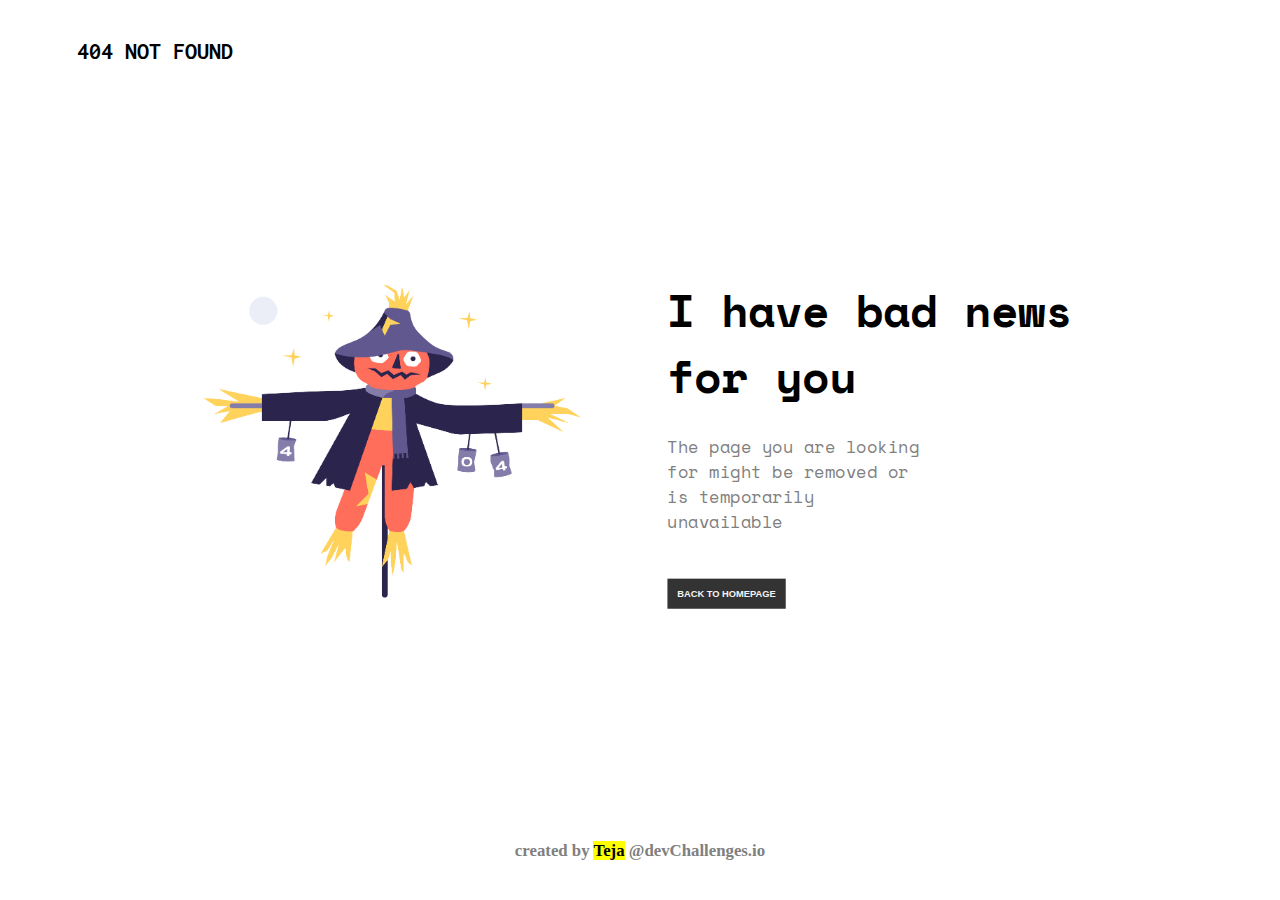
<file: 404 Not Found/index.html>
<!DOCTYPE html>
<html lang="en">
<head>
  <meta charset="UTF-8">
  <meta http-equiv="X-UA-Compatible" content="IE=edge">
  <meta name="viewport" content="width=device-width, initial-scale=1.0">
  <title>404 Not Found</title>
  <link rel="stylesheet" href="style.css">
  <link rel="preconnect" href="https://fonts.gstatic.com">
  <link href="https://fonts.googleapis.com/css2?family=Inconsolata&display=swap" rel="stylesheet">
  <link rel="preconnect" href="https://fonts.gstatic.com">
  <link href="https://fonts.googleapis.com/css2?family=Inconsolata&family=Space+Mono&display=swap" rel="stylesheet">
</head>
<body>
  <header>
    <h2 class="logo">404 NOT FOUND</h2>
  </header>
  <main>
    <div class="container">
      <figure>
        <img src="./Scarecrow.png" />
      </figure>
      <section class="content">
        <h2 class="title">I have bad news for you</h2>
        <p class="desc">The page you are looking for might be removed or is temporarily unavailable</p>
        <button class="btn">Back TO HOMEPAGE</button>
      </section>
    </div>
  </main>
  <footer>
    <p>created by <mark>Teja</mark> @devChallenges.io</p>
  </footer>
</body>
</html>
</file>
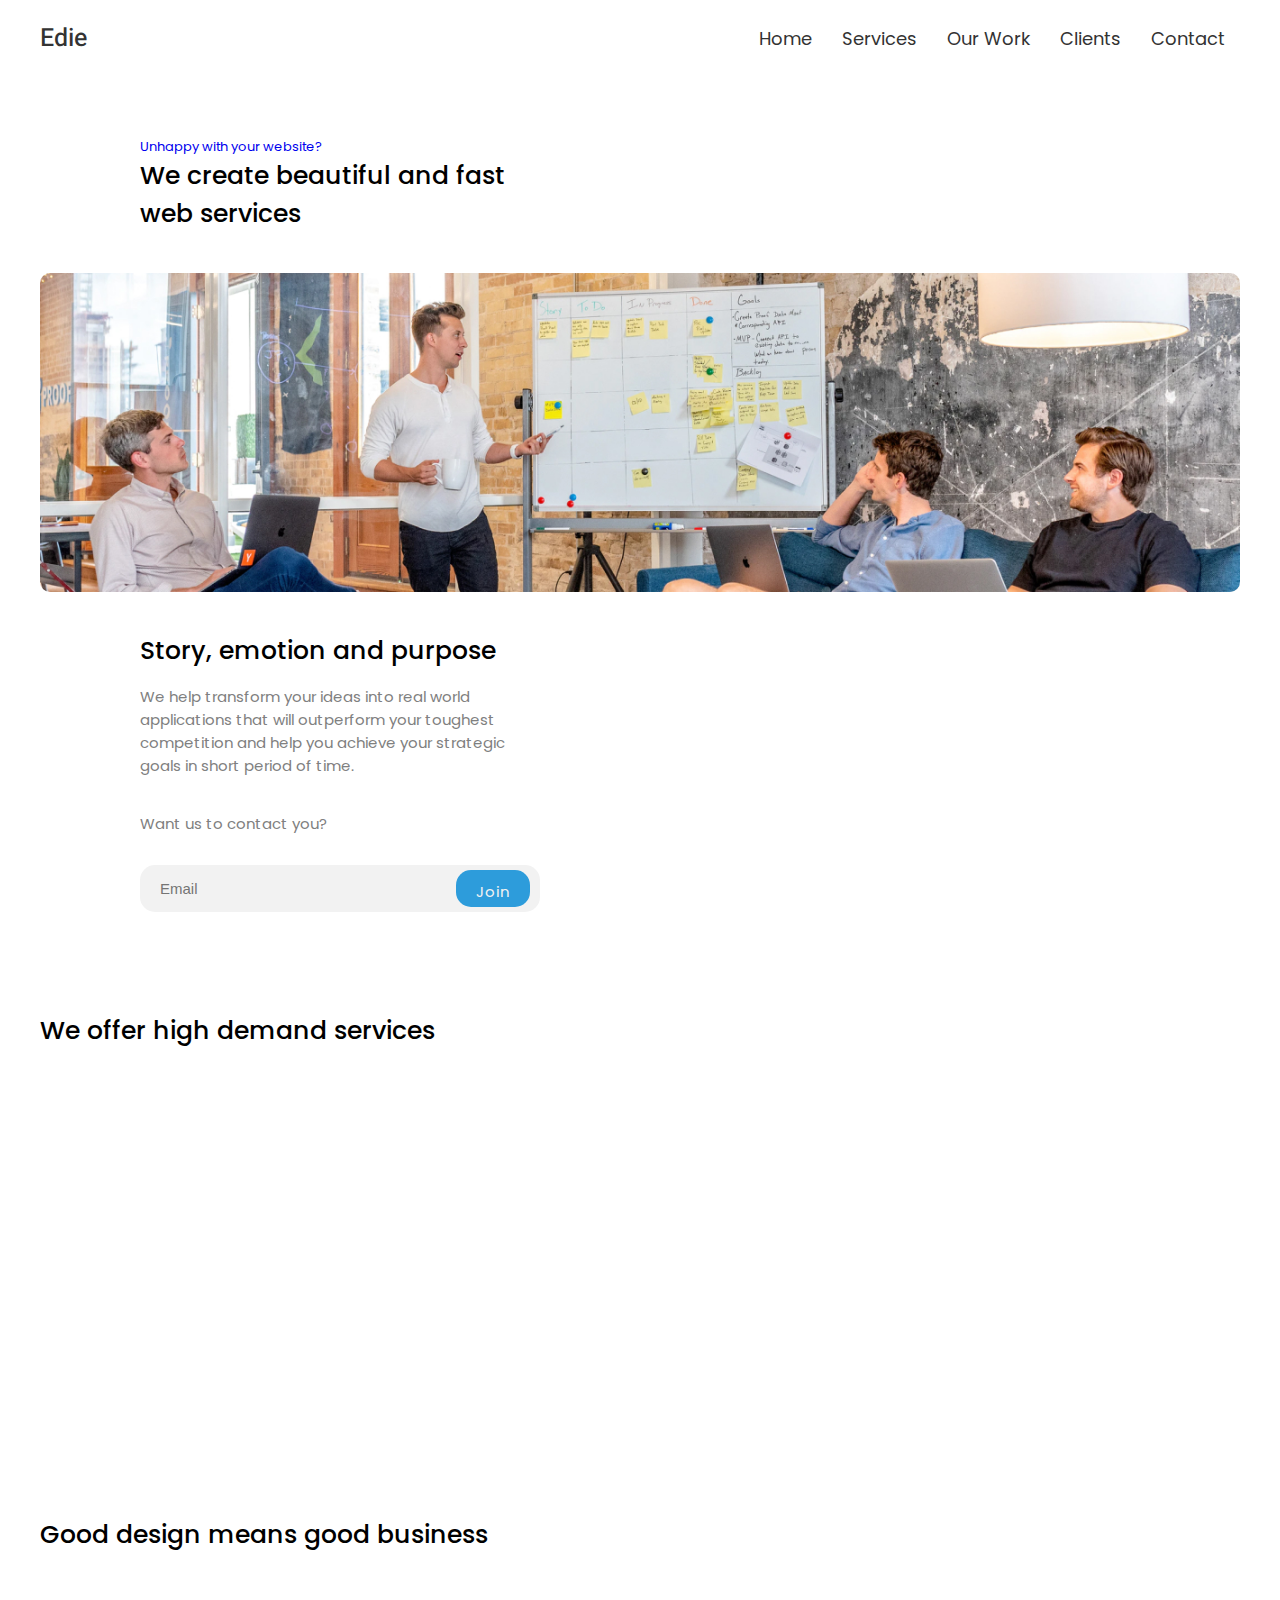
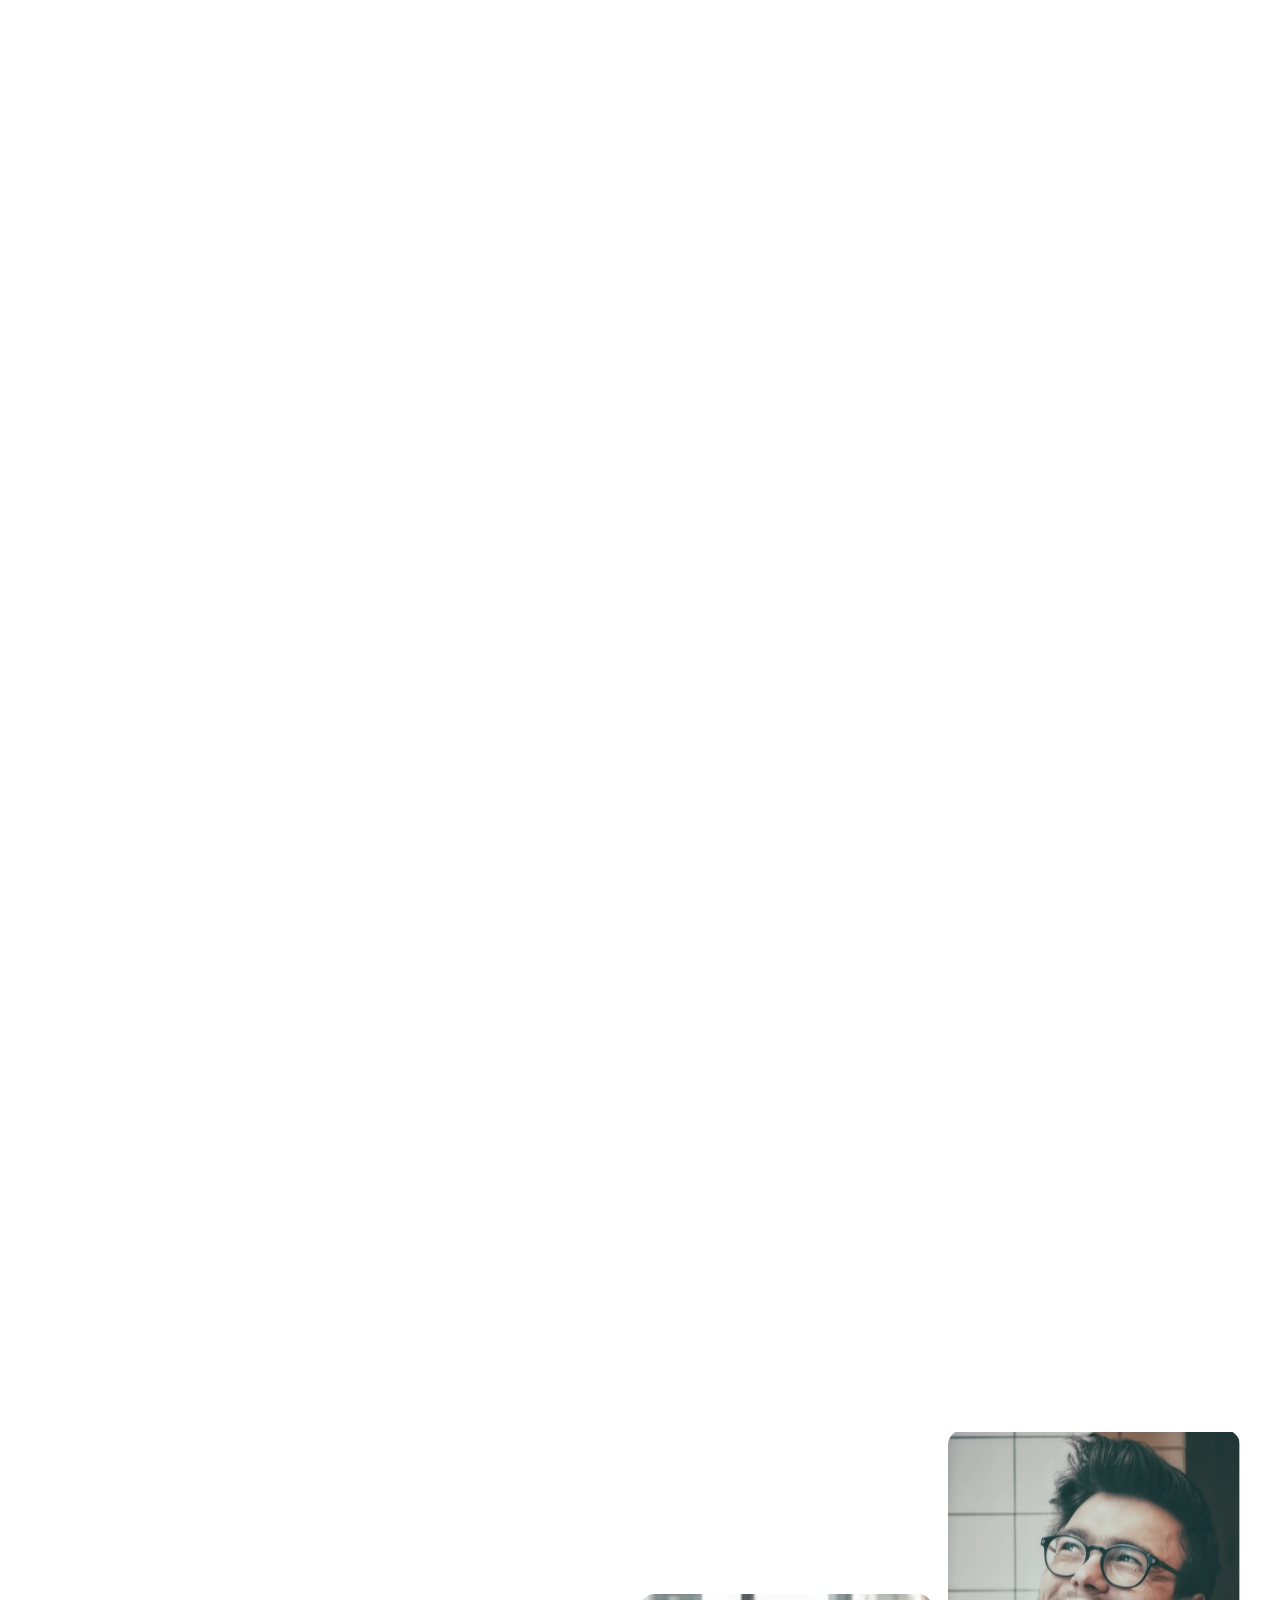
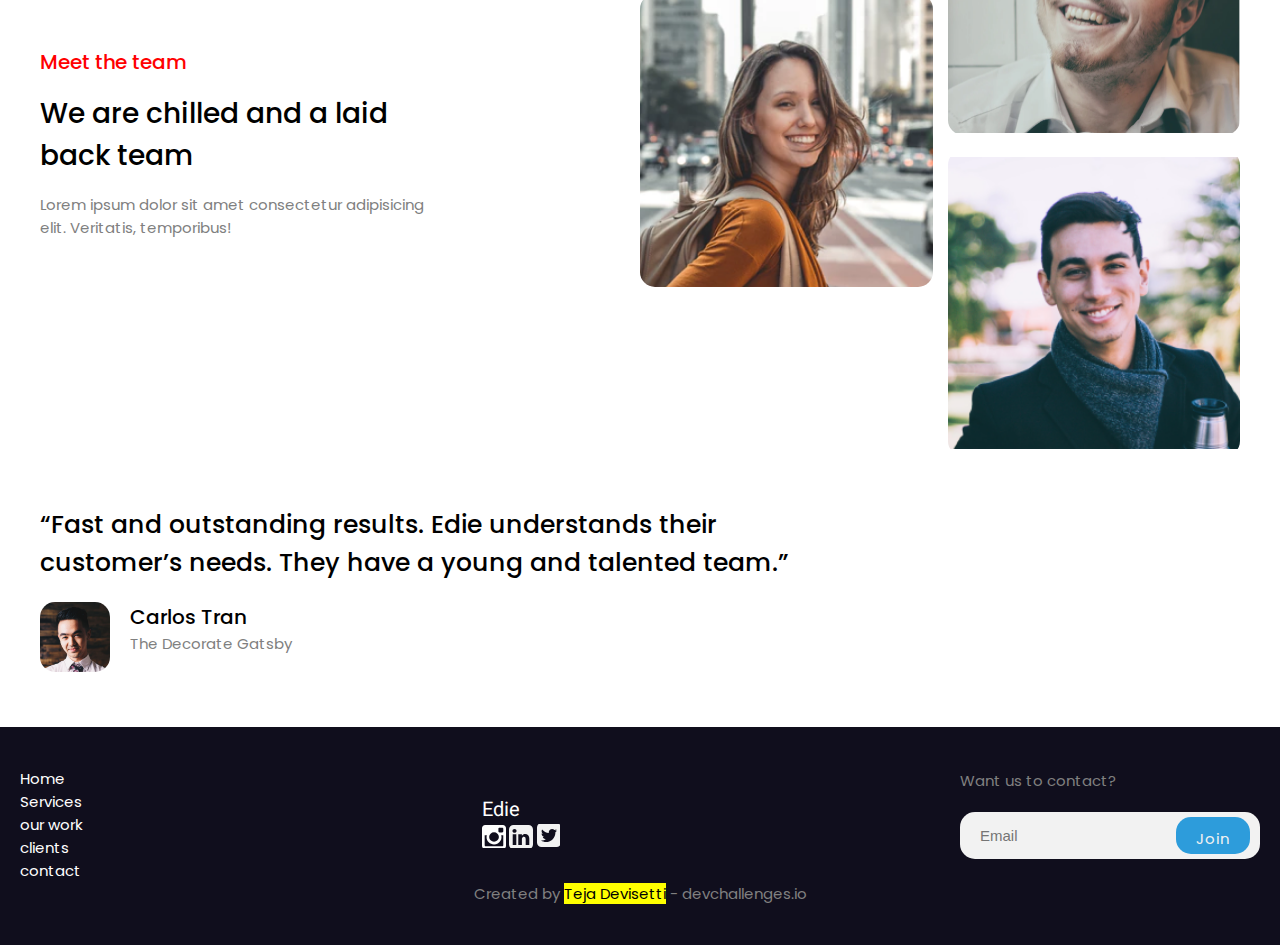
<file: edie-homepage-master/index.html>
<!DOCTYPE html>
<html lang="en">

<head>
  <meta charset="utf-8" />
  <meta name="viewport" content="width=device-width, initial-scale=1,
  maximum-scale=5" />

  <link rel="icon" href="./images/devchallenges.png" />

  <link rel="shortcut icon" type="image/x-icon" href="https://devchallenges.io/" />

  <link href="https://fonts.googleapis.com/css2?family=Poppins:wght@400;500&display=swap" rel="stylesheet" />
  <link rel="stylesheet" href="https://cdnjs.cloudflare.com/ajax/libs/font-awesome/5.15.3/css/all.min.css"
    integrity="sha512-iBBXm8fW90+nuLcSKlbmrPcLa0OT92xO1BIsZ+ywDWZCvqsWgccV3gFoRBv0z+8dLJgyAHIhR35VZc2oM/gI1w=="
    crossorigin="anonymous" referrerpolicy="no-referrer" />
  <link rel="stylesheet" href="./css/style.css">

  <title>Edie Homepage</title>

</head>

<body>
  <main id="home">
    <nav>
      <a href="index.html" class="logo">Edie</a>
      <div class="nav__wrapper">
        <ul class="nav__items">
          <li class="nav__links"><a href="#home">Home</a></li>
          <li class="nav__links"><a href="#services">Services</a></li>
          <li class="nav__links"><a href="#work">our work</a></li>
          <li class="nav__links"><a href="#clients">clients</a></li>
          <li class="nav__links"><a href="#contact">contact</a></li>
        </ul>
      </div>
      <div class="hamburger">
        <div></div>
        <div></div>
        <div></div>
      </div>
    </nav>
    <header>
      <div class="header__wrapper">
        <div class="header__text">
          <a href="#">Unhappy with your website?</a>
          <h3>We create beautiful and fast web services</h3>
        </div>
        <div class="hero__image">
          <img src="./images/heroImage.jpg" alt="hero" class="hero">
        </div>
        <div class="header__text hero_text">
          <h3>Story, emotion and purpose</h3>
          <p>We help transform your ideas into real world applications that will outperform your toughest competition
            and help you
            achieve your strategic goals in short period of time.</p>
        </div>
        <div class="header__text contact_form">
          <p>Want us to contact you?</p>
          <form action="#">
            <input name='Email' id="Email" value="" type="email" placeholder="Email">
            <p class="join">join</p>
          </form>
        </div>
      </div>
    </header>
    <section id="services">
      <h3>We offer high demand services</h3>
      <div class="services__wrapper">
        <div class="service service1 slide-in">
          <div class="service__logo service__logo1">
            <i class="fas fa-pen"></i>
          </div>
          <h3>UI/UX Design</h3>
          <p>Lorem ipsum, dolor sit amet consectetur adipisicing elit. Nam facilis sequi possimus distinctio tempora
            voluptas, vel aliquid ipsam officia aliquam ut commodi dolorum libero esse ex laudantium totam molestias
            temporibus.</p>
          <a href="#" class="getstarted">
            Get Started
          </a>
        </div>
        <div class="service service2 slide-in">
          <div class="service__logo service__logo2">
            <i class="fas fa-code"></i>
          </div>
          <h3>Front End</h3>
          <p>Lorem ipsum, dolor sit amet consectetur adipisicing elit. Nam facilis sequi possimus distinctio tempora
            voluptas, vel aliquid ipsam officia aliquam ut commodi dolorum libero esse ex laudantium totam molestias
            temporibus.</p>
          <a href="#" class="getstarted">
            Get Started
          </a>
        </div>
        <div class="service service3 slide-in">
          <div class="service__logo service__logo3">
            <i class="fas fa-server"></i>
          </div>
          <h3>Back End</h3>
          <p>Lorem ipsum, dolor sit amet consectetur adipisicing elit. Nam facilis sequi possimus distinctio tempora
            voluptas, vel aliquid ipsam officia aliquam ut commodi dolorum libero esse ex laudantium totam molestias
            temporibus.</p>
          <a href="#" class="getstarted">
            Get Started
          </a>
        </div>
      </div>
    </section>
    <section id="work">
      <h3>Good design means good business</h3>
      <div class="some_works">
        <div class="work work1 fade-in">
          <div class="work__logo work__logo1">
            <img src="./images/smarthome.jpg" alt="work" class="work-img">
          </div>
          <p class="info">Full stack application</p>
          <h4 class="product_name">Smart home dashboard</h4>
        </div>
        <div class="work work2 fade-in">
          <div class="work__logo work__logo2">
            <img src="./images/onboard.png" alt="work" class="work-img">
          </div>
          <p class="info">UX/UI design</p>
          <h4 class="product_name">Onboard application</h4>
        </div>
        <div class="work work3 fade-in">
          <div class="work__logo work__logo3">
            <img src="./images/booking.png" alt="work" class="work-img">
          </div>
          <p class="info">Mobile application</p>
          <h4 class="product_name">Booking system</h4>
        </div>
        <div class="work work4 fade-in">
          <div class="work__logo work__logo4">
            <img src="./images/juice-product.png" alt="work" class="work-img">
          </div>
          <p class="info">Front End application</p>
          <h4 class="product_name">Juice product homepage</h4>
        </div>
      </div>
    </section>
    <section id="clients">
      <div class="client_wrapper">
        <div class="client_text">
          <h4 class="team">Meet the team</h4>
          <h2>We are chilled and a laid back team</h2>
          <p>Lorem ipsum dolor sit amet consectetur adipisicing elit. Veritatis, temporibus!</p>
        </div>
        <div class="client_imgs">
          <div class="client_img1">
            <img src="./images/person1.png" alt="person1" class="person person1">
          </div>
          <div class="client_img2">
            <img src="./images/person2.png" alt="person2" class="person person2">
          </div>
          <div class="client_img3">
            <img src="./images/person3.png" alt="person3" class="person person3">
          </div>
        </div>
      </div>
      <div class="testimonial">
        <h3>“Fast and outstanding results. Edie understands their customer’s needs. They have a young and talented
          team.”</h3>

        <div class="author">
          <div class="author_img">
            <img src="./images/person4.png" alt="person1" class="person person4">
          </div>
          <div class="author_text">
            <h4>Carlos Tran</h4>
            <p>The Decorate Gatsby</p>
          </div>
        </div>
      </div>
    </section>
    <footer id="contact">
      <div class="footer_wrapper">
        <ul>
          <li><a href="#home">Home</a></li>
          <li><a href="#services">Services</a></li>
          <li><a href="#work">our work</a></li>
          <li><a href="#clients">clients</a></li>
          <li><a href="#contact">contact</a></li>
        </ul>
        <div class="footer_logo">
          <a href="index.html" class="logo-white">Edie</a>
          <div class="social_links">
            <img src="./images/instagram.svg" alt="social">
            <img src="./images/linkedin.svg" alt="social">
            <img src="./images/twitter.svg" alt="social">
          </div>
        </div>
        <div>
          <p>Want us to contact?</p>
          <form action="#">
            <input name='Email' id="Email" value="" type="email" placeholder="Email">
            <p class="join">join</p>
          </form>
        </div>

      </div>
      <p class="attribution">Created by <mark>Teja Devisetti</mark> - devchallenges.io </p>
    </footer>
  </main>
  <script src="./js/main.js"></script>
</body>

</html>
</file>
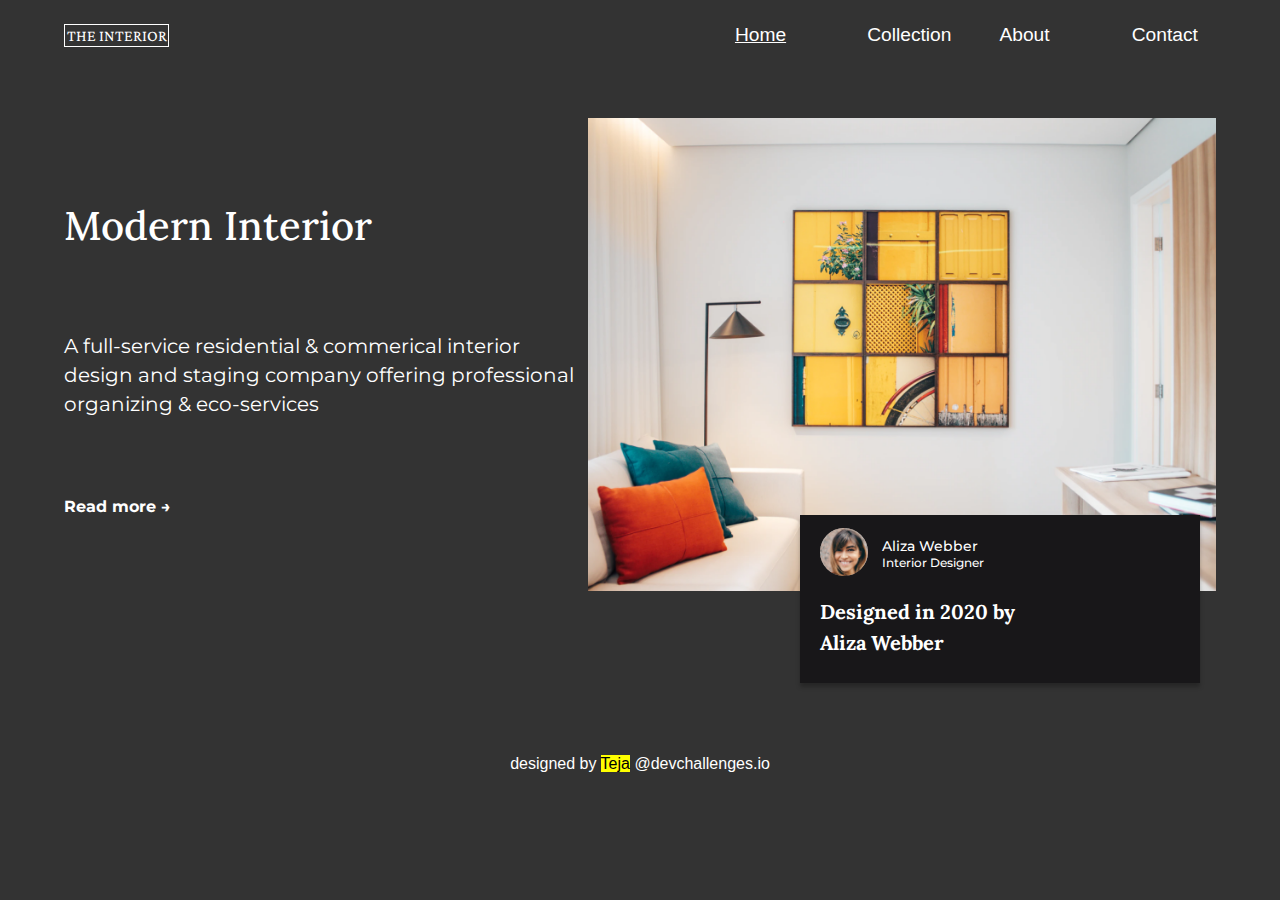
<file: Interior Consultant/index.html>
<!DOCTYPE html>
<html lang="en">
<head>
  <meta charset="UTF-8">
  <meta http-equiv="X-UA-Compatible" content="IE=edge">
  <meta name="viewport" content="width=device-width, initial-scale=1.0">
  <title>Interior Consultant</title>
  <link rel="stylesheet" href="style.css">
  <link rel="preconnect" href="https://fonts.gstatic.com">
  <link href="https://fonts.googleapis.com/css2?family=Crimson+Pro&display=swap" rel="stylesheet">
  <link href="https://fonts.googleapis.com/css2?family=Montserrat&display=swap" rel="stylesheet">
  <link href="https://fonts.googleapis.com/css2?family=Lora&display=swap" rel="stylesheet">
  <link href="https://fonts.googleapis.com/css2?family=Montserrat&display=swap" rel="stylesheet"> 
</head>
<body>
  <div class="nav-wrapper">
    <nav class="navbar">
        <div class="logo"><a href="#">The Interior</a></div>
        <div class="menu-toggle" id="mobile-menu">
          <span class="bar"></span>
          <span class="bar"></span>
          <span class="bar"></span>
        </div>
        <ul class="nav">
          <li class="nav-item"><a class="active" href="#">Home</a></li>
          <li class="nav-item"><a href="#">Collection</a></li>
          <li class="nav-item"><a href="#">About</a></li>
          <li class="nav-item"><a href="#">Contact</a></li>
        </ul>
    </nav>
  </div>
  <section>
    <div class="section-wrapper">
      <div class="presentation-box">
        <h1>Modern Interior</h1>
        <p>A full-service residential & commerical interior design and staging company offering professional organizing & eco-services</p>
        <a class="a-link" href="#">Read more&nbsp;<span>→</span></a>
      </div>
      <div class="photo-box">
        <div class="image-photo-box">
          <img src="./photo1.png" alt="interior design template">
        </div>
        <div class="author-box">
          <div class="profile">
            <div class="img-box">
              <img src="./photo2.png" alt="Designer">
            </div>
            <div class="author-info">
              <p class="author-name">Aliza Webber</p>
              <p class="author-job">Interior Designer</p>
            </div>
          </div>
          <p class="author-title">Designed in 2020 by Aliza Webber</p>
        </div>  
      </div>
    </div>
  </section>
  <footer>
    <p>designed by <mark>Teja</mark> @devchallenges.io</p>
  </footer>
  <script src="app.js"></script> 
</body>
</html>
</file>
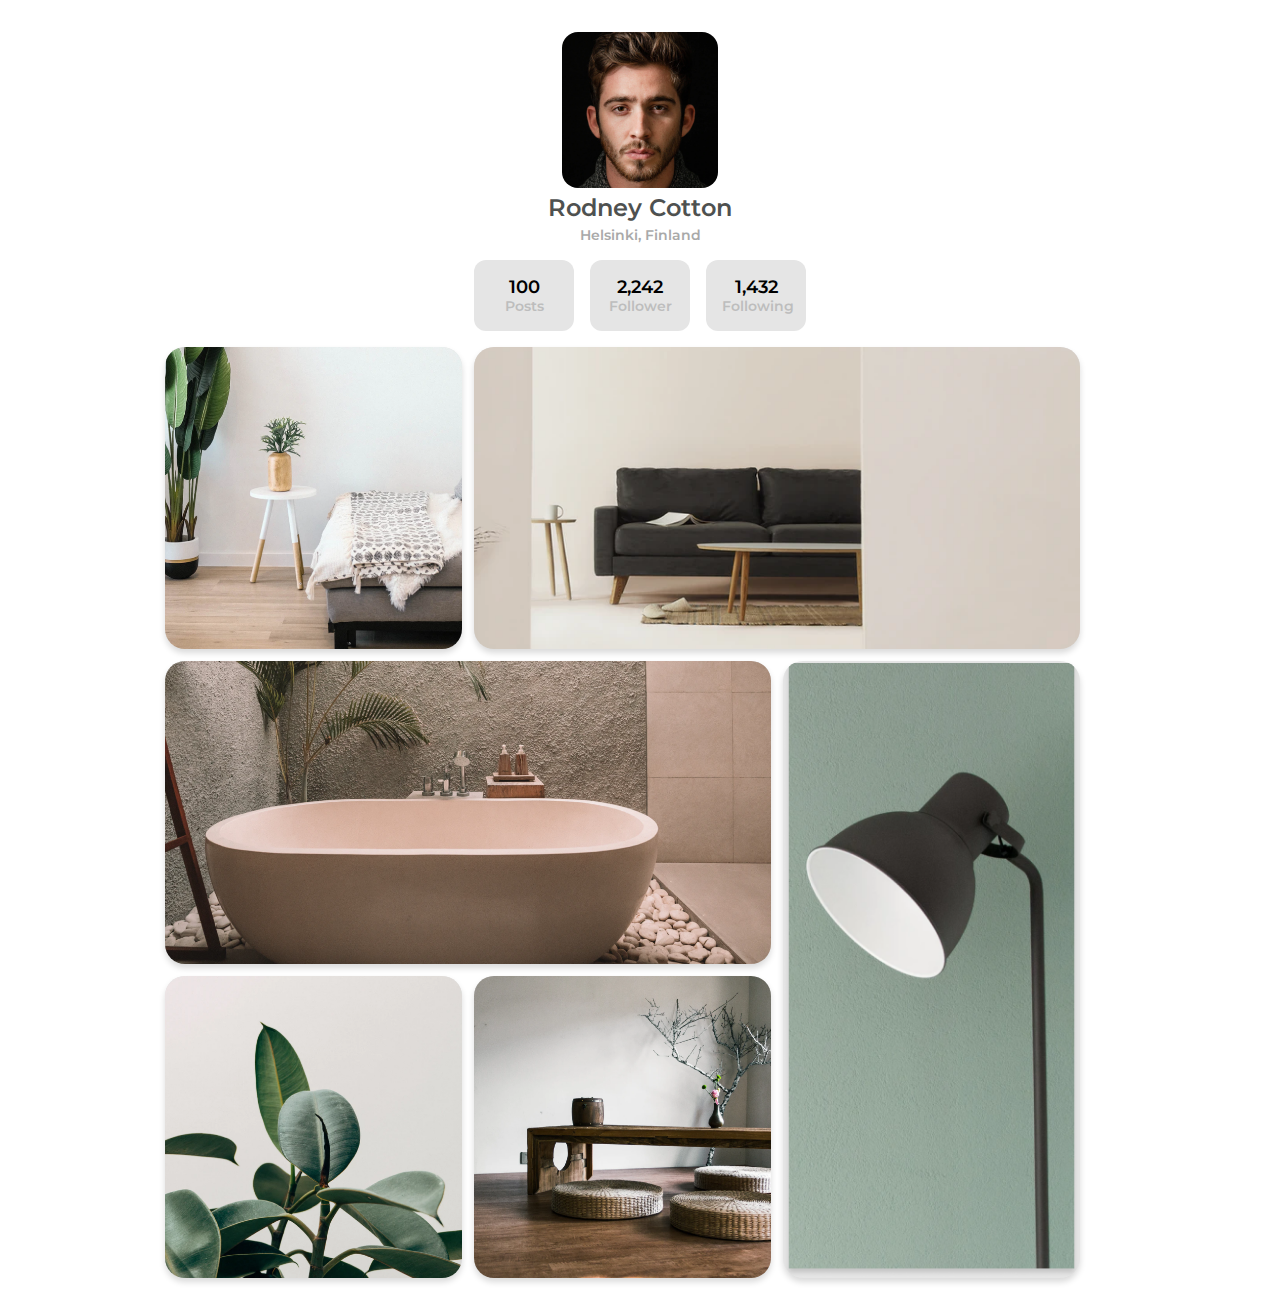
<file: My Gallery/index.html>
<!DOCTYPE html>
<html lang="en">
<head>
  <meta charset="UTF-8">
  <meta http-equiv="X-UA-Compatible" content="IE=edge">
  <meta name="viewport" content="width=device-width, initial-scale=1.0">
  <title>My Gallery</title>
  <link rel="stylesheet" href="style.css">
  <link rel="preconnect" href="https://fonts.gstatic.com">
  <link href="https://fonts.googleapis.com/css2?family=Montserrat&display=swap" rel="stylesheet"> 
</head>
<body>
  <header>
    <div class="profile">
      <img class="profile-img" src="./profilePhoto.png" >
      <h2 class="profile-name">Rodney Cotton</h2>
      <p class="user-location">Helsinki, Finland</p>
    </div>
    <div class="follow-details">
      <div class="posts user">
        <p class="count">100</p>
        <p class="count-name">Posts</p>
      </div>
      <div class="followers user">
        <p class="count">2,242</p>
        <p class="count-name">Follower</p>
      </div>
      <div class="following user">
        <p class="count">1,432</p>
        <p class="count-name">Following</p>
      </div>
    </div>
  </header>
  <main class="gallery">
    <div class="image-box js-image-box">
      <img src="./photo1.png" alt="Photo 1">
    </div>
    <div class="image-box js-image-box">
      <img src="./photo2.png" alt="Photo 2">
    </div>
    <div class="image-box js-image-box">
      <img src="./photo3.png" alt="Photo 3">
    </div>
    <div class="image-box js-image-box">
      <img src="./photo4.png" alt="Photo 4">
    </div>
    <div class="image-box js-image-box">
      <img src="./photo5.png" alt="Photo 5">
    </div>
    <div class="image-box js-image-box">
      <img src="./photo6.png" alt="Photo 6">
    </div>
  </main>
  <div class="overlay">
    <div class="image-preview">
      <button class="close">X Close</button>
      <img>
    </div>
  </div>


  <script>
    const overlay = document.querySelector('.overlay');
    const imagePreview = document.querySelector('.image-preview img');
    const closeBtn = document.querySelector('.close');

    function handleClick(e) {
      const src= e.currentTarget.querySelector('img').src;
      imagePreview.src = src;
      overlay.classList.add('open');
    }

    function close() {
      overlay.classList.remove('open');
    }
    
    const imageBoxes = document.querySelectorAll('.image-box');

    imageBoxes.forEach(imageBox => imageBox.addEventListener('click', handleClick));

    closeBtn.addEventListener('click', close);
  </script>
</body>
</html>
</file>
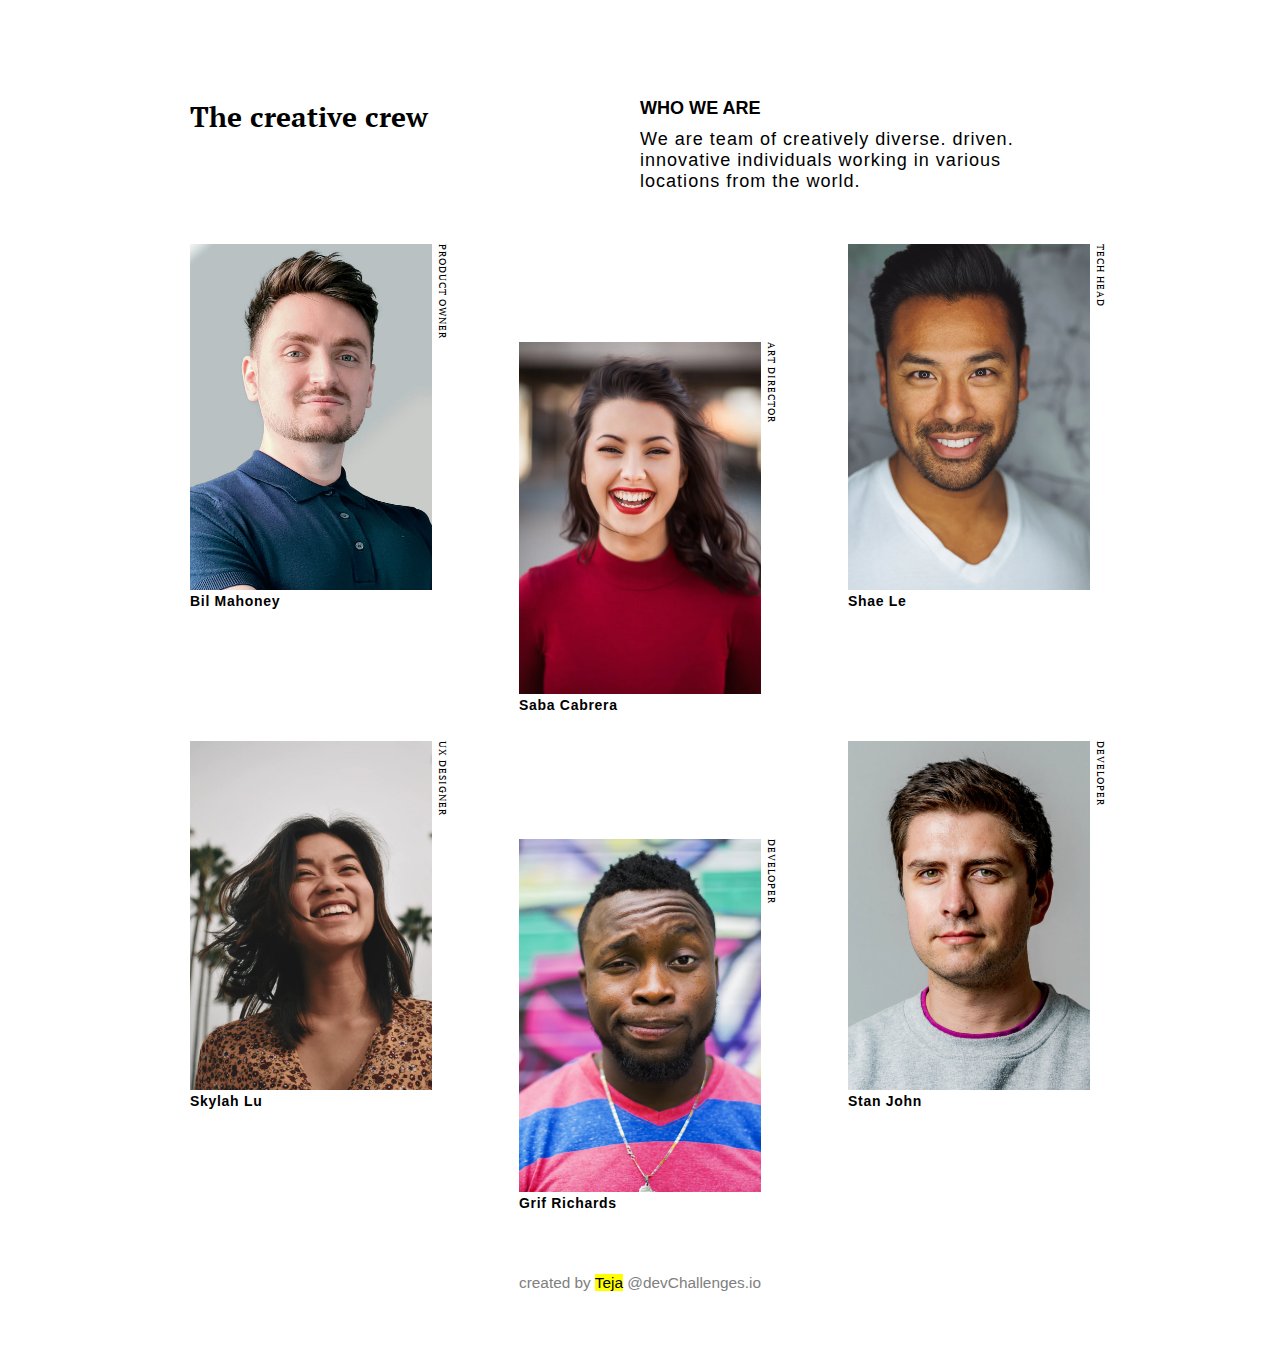
<file: My Team Page/index.html>
<!DOCTYPE html>
<html lang="en">
<head>
  <meta charset="UTF-8">
  <meta http-equiv="X-UA-Compatible" content="IE=edge">
  <meta name="viewport" content="width=device-width, initial-scale=1.0">
  <title>My Team Page</title>
  <link rel="stylesheet" href="style.css">
  <link rel="preconnect" href="https://fonts.gstatic.com">
  <link href="https://fonts.googleapis.com/css2?family=PT+Serif&display=swap" rel="stylesheet">
</head>
<body>
  <div class="presentation-box">
    <h1 class="title">
      The creative crew
    </h1>
    <div class="subtitle-box">
      <h2 class="subtitle">who we are</h2>
      <p class="team-desc">
        We are team of creatively diverse. driven. innovative individuals working in various locations from the world.
      </p>
    </div>
  </div>
  <main class="flex-container">
    <div class="member">
      <img src="./photo1.png" class="member-protrait">
      <span class="member-job">Product owner</span>
      <p class="member-name">Bil Mahoney</p>
    </div>
    <div class="member">
      <img src="./photo2.png" class="member-protrait">
      <span class="member-job">Art Director</span>
      <p class="member-name">Saba Cabrera</p>
    </div>
    <div class="member">
      <img src="./photo3.png" class="member-protrait">
      <span class="member-job">Tech head</span>
      <p class="member-name">Shae Le</p>
    </div>
    <div class="member">
      <img src="./photo4.png" class="member-protrait">
      <span class="member-job">UX Designer</span>
      <p class="member-name">Skylah Lu</p>
    </div>
    <div class="member">
      <img src="./photo5.png" class="member-protrait">
      <span class="member-job">developer</span>
      <p class="member-name">Grif Richards</p>
    </div>
    <div class="member">
      <img src="./photo6.png" class="member-protrait">
      <span class="member-job">Developer</span>
      <p class="member-name">Stan John</p>
    </div>
  </main>
  <footer>
    <p> created by 
    <mark>Teja</mark>
    @devChallenges.io
    </p>
  </footer>
</body>
</html>
</file>
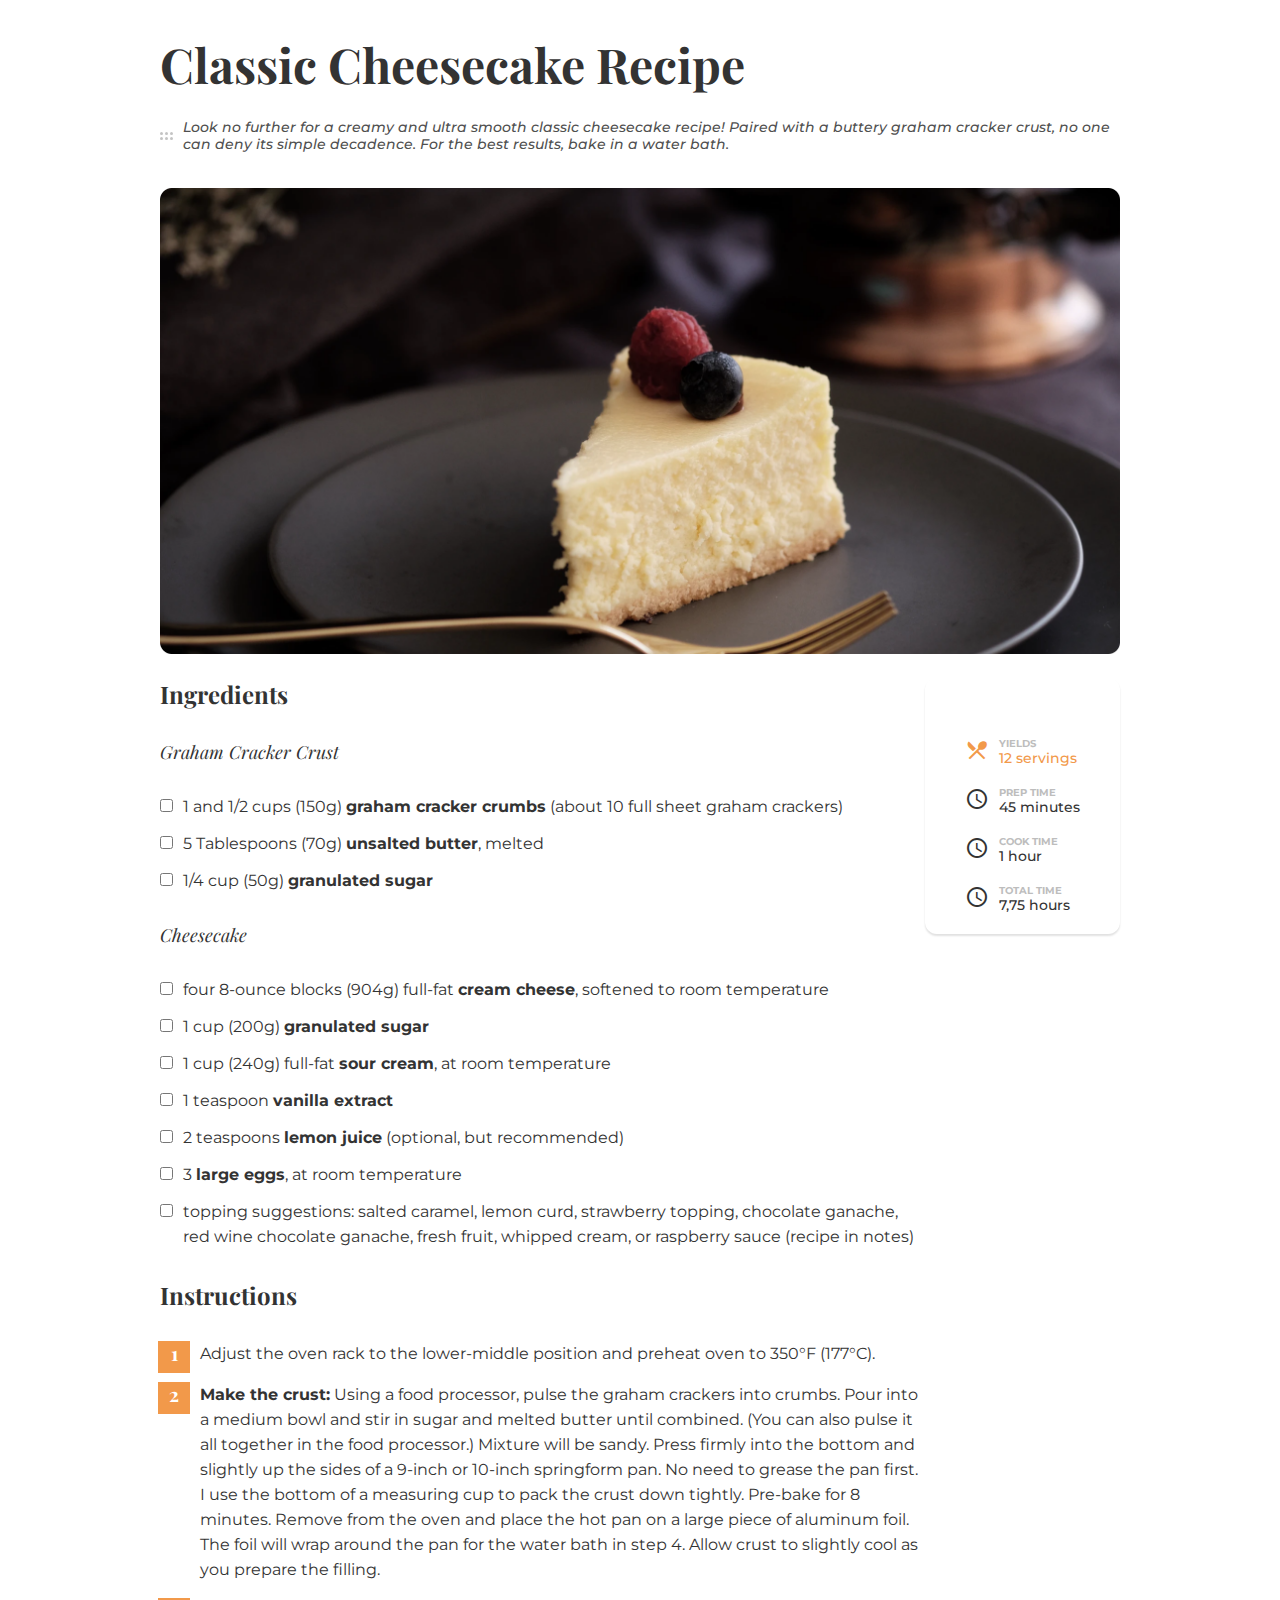
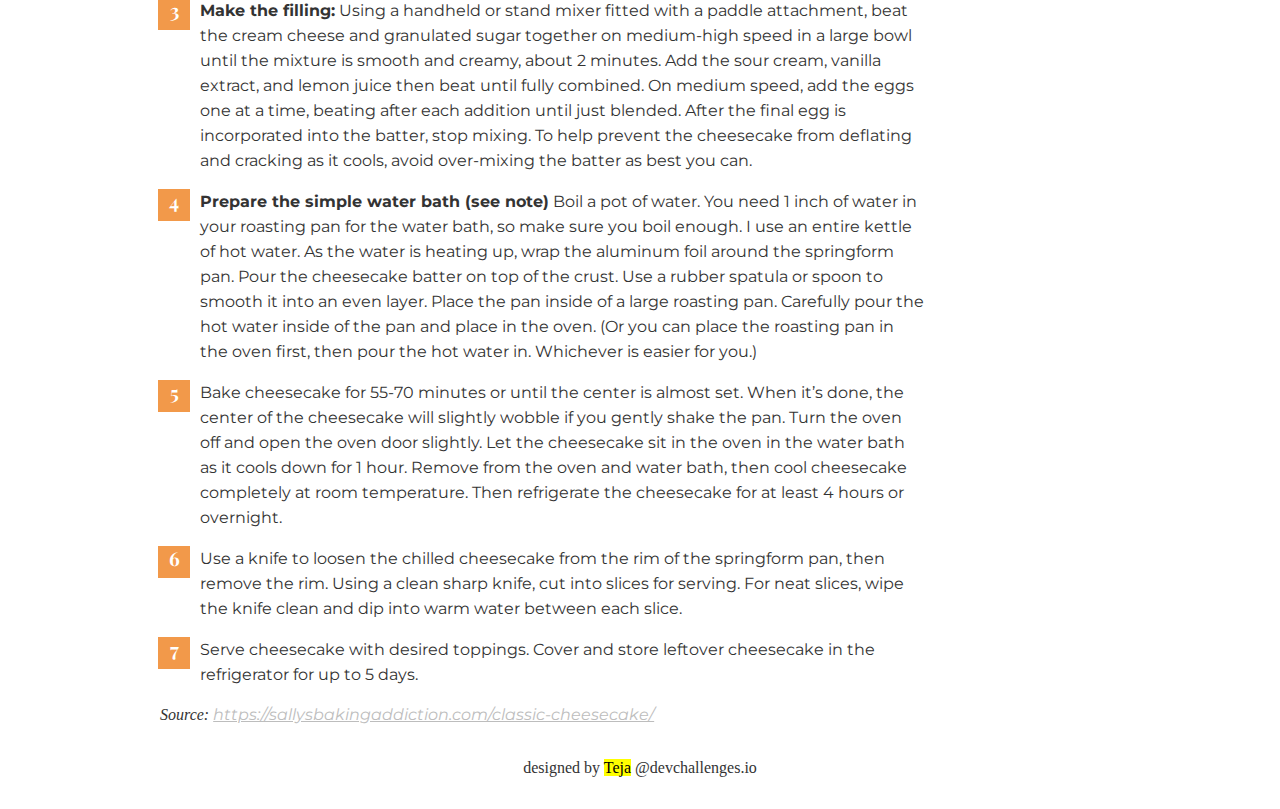
<file: Reciepe Blog/index.html>
<!DOCTYPE html>
<html lang="en">
<head>
  <meta charset="UTF-8">
  <meta http-equiv="X-UA-Compatible" content="IE=edge">
  <meta name="viewport" content="width=device-width, initial-scale=1.0">
  <title>Reciepe Blog</title>
  <link rel="stylesheet" href="style.css">
  <link rel="stylesheet" href="https://fonts.googleapis.com/icon?family=Material+Icons">
</head>
<body>
  <header>
    <h1>Classic Cheesecake Recipe</h1>
    <div class="header-text">
      <img src="./6dots.svg" / >
      <p>Look no further for a creamy and ultra smooth classic cheesecake recipe! Paired with a buttery graham cracker crust, no one can deny its simple decadence. For the best results, bake in a water bath.</p>
    </div>
    <img class="cake" src="./photo1.png" />
  </header>
  <main>
    <aside>
      <div class="aside-info">
        <span class="material-icons dining">
          local_dining
        </span>
        <div class="aside-box">
          <p class="title">Yields</p>
          <p class="subtitle serve">12 servings</p>
        </div>
      </div>
      <div class="timer">
        <div class="aside-info">
          <span class="material-icons">
            schedule
          </span>
          <div class="aside-box">
            <p class="title">prep time</p>
            <p class="subtitle">45 minutes</p>
          </div>
        </div>
        <div class="aside-info">
          <span class="material-icons">schedule</span>
          <div class="aside-box">
            <p class="title">cook time</p>
            <p class="subtitle">1 hour</p>
          </div>
        </div>
        <div class="aside-info">
          <span class="material-icons">schedule</span>
          <div class="aside-box">
            <p class="title">Total Time</p>
            <p class="subtitle">7,75 hours</p>
          </div>
        </div>
      </div>
    </aside>
    <section>
      <div class="box ingrediants-box">
        <h2 class="title">Ingredients</h2>
        <div class="element-box">
          <h3 class="title">Graham Cracker Crust</h3>
          <ul class="list">
            <li class="list-item">
              <input type="checkbox" name="ingrediant" id="li-1">            
              <label for="li-1">1 and 1/2 cups (150g) <strong>graham cracker crumbs</strong> (about 10 full sheet graham crackers) </label>
            </li>
            <li class="list-item">
              <input type="checkbox" name="ingrediant" id="li-2">
              <label for="li-2">5 Tablespoons (70g) <strong>unsalted butter</strong>, melted </label>            
            </li>
            <li class="list-item">
              <input type="checkbox" name="ingrediant" id="li-3">            
              <label for="li-3">1/4 cup (50g) <strong>granulated sugar</strong></label>
            </li>
          </ul>
        </div>
        <div class="element-box">
          <h3 class="title">Cheesecake</h3>
          <ul class="list">
            <li class="list-item">
              <input type="checkbox" name="ingrediant" id="li-4">            
              <label for="li-4">four 8-ounce blocks (904g) full-fat <strong>cream cheese</strong>, softened to room temperature </label>
            </li>
            <li class="list-item">
              <input type="checkbox" name="ingrediant" id="li-5">            
              <label for="li-5">1 cup (200g) <strong>granulated sugar</strong></label>
            </li>
            <li class="list-item">
              <input type="checkbox" name="ingrediant" id="li-6">            
              <label for="li-6">1 cup (240g) full-fat <strong>sour cream</strong>, at room temperature</label>
            </li>
            <li class="list-item">
              <input type="checkbox" name="ingrediant" id="li-7">            
              <label for="li-7">1 teaspoon <strong>vanilla extract</strong></label>
            </li>
            <li class="list-item">
              <input type="checkbox" name="ingrediant" id="li-8">            
              <label for="li-8">2 teaspoons <strong>lemon juice</strong> (optional, but recommended) </label>
            </li>
            <li class="list-item">
              <input type="checkbox" name="ingrediant" id="li-9">            
              <label for="li-9">3 <strong>large eggs</strong>, at room temperature </label>
            </li>
            <li class="list-item">
              <input type="checkbox" name="ingrediant" id="li-10">            
              <label for="li-10">topping suggestions: salted caramel, lemon curd, strawberry topping, chocolate ganache, red wine chocolate ganache, fresh fruit, whipped cream, or raspberry sauce (recipe in notes)</label>
            </li>
          </ul>
        </div>
      </div>
      <div class="box instructions-box">
        <h2 class="title">Instructions</h2>
        <ol class="list">
          <li class="list-item">Adjust the oven rack to the lower-middle position and preheat oven to 350°F (177°C).</li>
          <li class="list-item"><strong>Make the crust:</strong> Using a food processor, pulse the graham crackers into crumbs. Pour into a medium bowl and stir in sugar and melted butter until combined. (You can also pulse it all together in the food processor.) Mixture will be sandy. Press firmly into the bottom and slightly up the sides of a 9-inch or 10-inch springform pan. No need to grease the pan first. I use the bottom of a measuring cup to pack the crust down tightly. Pre-bake for 8 minutes. Remove from the oven and place the hot pan on a large piece of aluminum foil. The foil will wrap around the pan for the water bath in step 4. Allow crust to slightly cool as you prepare the filling.</li>
          <li class="list-item"><strong>Make the filling:</strong> Using a handheld or stand mixer fitted with a paddle attachment, beat the cream cheese and granulated sugar together on medium-high speed in a large bowl until the mixture is smooth and creamy, about 2 minutes. Add the sour cream, vanilla extract, and lemon juice then beat until fully combined. On medium speed, add the eggs one at a time, beating after each addition until just blended. After the final egg is incorporated into the batter, stop mixing. To help prevent the cheesecake from deflating and cracking as it cools, avoid over-mixing the batter as best you can.</li>
          <li class="list-item"><strong>Prepare the simple water bath (see note)</strong> Boil a pot of water. You need 1 inch of water in your roasting pan for the water bath, so make sure you boil enough. I use an entire kettle of hot water. As the water is heating up, wrap the aluminum foil around the springform pan. Pour the cheesecake batter on top of the crust. Use a rubber spatula or spoon to smooth it into an even layer. Place the pan inside of a large roasting pan. Carefully pour the hot water inside of the pan and place in the oven. (Or you can place the roasting pan in the oven first, then pour the hot water in. Whichever is easier for you.)</li>
          <li class="list-item">Bake cheesecake for 55-70 minutes or until the center is almost set. When it’s done, the center of the cheesecake will slightly wobble if you gently shake the pan. Turn the oven off and open the oven door slightly. Let the cheesecake sit in the oven in the water bath as it cools down for 1 hour. Remove from the oven and water bath, then cool cheesecake completely at room temperature. Then refrigerate the cheesecake for at least 4 hours or overnight.</li>
          <li class="list-item">Use a knife to loosen the chilled cheesecake from the rim of the springform pan, then remove the rim. Using a clean sharp knife, cut into slices for serving. For neat slices, wipe the knife clean and dip into warm water between each slice.</li>
          <li class="list-item">Serve cheesecake with desired toppings. Cover and store leftover cheesecake in the refrigerator for up to 5 days.</li>
        </ol>
      </div>
      <i class="source">Source: <a href="https://sallysbakingaddiction.com/classic-cheesecake/" class="link">https://sallysbakingaddiction.com/classic-cheesecake/</a></i>
    </section>
  </main>
  <footer>
    <p>
      designed by <mark>Teja</mark> @devchallenges.io
    </p>
  </footer>
</body>
</html>
</file>
<file: 404 Not Found/style.css>
* {
  margin: 0;
  padding: 0;
  box-sizing: border-box;
}
a {
  text-decoration: none;
}
html {
  font-size: 14px;
}
body {
  min-height: 100vh;
  display: flex;
  flex-direction: column;
  justify-content: space-between;
  align-items: center;
  padding: 2.8rem 5.5rem;
}
header  {
  align-self: flex-start;
}
header .logo {
  font-family: Inconsolata;
  font-size: 24px;
  font-style: normal;
  font-weight: 700;
  line-height: 25px;
  text-align: left;
}
figure img {
  width: 540px;
  height: auto;
}
.container {
  display: flex;
  justify-content: center;
  align-items: center;
}
.content {
  display: flex;
  flex-direction: column;
  justify-content: space-between;
  font-family: "Space Mono", sans-serif;
  width: 586px;
  margin-left: 8.78rem;
}
.title {
  font-size: 64px;
  line-height: 95px;
  letter-spacing: -0.035rem;
}
.desc {
  padding: 2.5rem 0 4.5rem 0;
  font-size: 24px;
  line-height: 36px;
  max-width: 381px;
  color: gray;
}
.btn {
  display: inline-block;
  width: fit-content;
  padding: 1rem;
  text-transform: uppercase;
  background: #333;
  color: #f5f5f5;
  border: none;
  font-weight: 700;
}
footer {
  margin-top: 1.5rem;
}
footer p {
  font-size: 1.2rem;
  color: grey;
  font-weight: 700;
}
/*Small Deskop*/
@media (max-width: 1280px) {
  .container {
    transform: scale(.7);
  }
}
/*Mobile*/
@media screen and (max-width: 800px) {
  body {
    padding: 1.8rem 3rem;
  }
  .container {
    transform: scale(1);
    flex-direction: column;
  }
  figure {
    margin: 4.5rem 0 4.2rem 0;
  }
  figure img {
    width: 286px;
  }
  .title {
    font-size: 44px;
    line-height: 71px;
  }
  .container {
    margin-bottom: 6.5rem;
  }
  .content{
    margin-left: 0;
    width: 100%;
  }
  .desc {
    font-size: 18px;
    line-height: 30px;
    padding: 2rem 0 4rem 0;
  }
}
</file>
<file: edie-homepage-master/css/style.css>
@import url("https://fonts.googleapis.com/css2?family=Heebo:wght@500&display=swap");
* {
  margin: 0;
  padding: 0;
  box-sizing: border-box;
}
html {
  font-size: 10px;
  scroll-behavior: smooth;
}
body {
  font-family: "Poppins", sans-serif;
  
}
li {
  list-style: none;
}
a {
  text-decoration: none;
  cursor: pointer;
}
h2 {
  font-size: 2.8rem;
  font-weight: 500;
}
h3 {
  font-size: 2.5rem;
  font-weight: 500;
}
h4 {
  font-size: 2rem;
  font-weight: 500;
}
p {
  font-size: 1.5rem;
  color: gray;
}
/* Nav */
.logo {
  font-weight: 500;
  font-size: 2.5rem;
  color: #333;
  font-family: "Heebo", sans-serif;
  position: relative;
  z-index: 11;
}
.logo.open {
  color: #fff;
}
nav,
.nav__items {
  display: flex;
  align-items: center;
}
main {
  overflow-x: hidden;
}
nav {
  justify-content: space-between;
  padding: 2rem;
}

.nav__links {
  font-size: 1.8rem;
  padding: 0 1.5rem;
  text-transform: capitalize;
}
.nav__links a {
  color: #333;
  transition: color 0.3s linear;
}
.nav__links a:hover {
  color: #2d9cdb;
}
.hamburger {
  width: 30px;
  height: 30px;
  display: none;
  justify-content: space-around;
  align-items: center;
  flex-direction: column;
  position: relative;
  z-index: 11;
  cursor: pointer;
}
.hamburger div {
  width: 100%;
  height: 2.5px;
  border-radius: 3px;
  background-color: #000;
  transition: all 0.3s ease-in-out;
}
.hamburger.open div {
  background-color: #fff;
}
.hamburger.open div:nth-child(2) {
  opacity: 0;
}
.hamburger.open div:nth-child(1) {
  transform: rotate(45deg);
  transform-origin: 0;
}
.hamburger.open div:nth-child(3) {
  transform: rotate(-45deg);
  transform-origin: 1px;
}

/* Header */
header {
  padding: 2rem;
}
.hero__image {
  width: 100%;
  height: auto;
}
.hero__image img {
  width: 100%;
  height: 100%;
  object-fit: contain;
  display: block;
  border-radius: 10px;
}
.header__text {
  padding: 4rem;
  padding-bottom: 2rem;
}
.header__text a {
  font-size: 1.3rem;
  padding-bottom: 1.5rem;
}
.header__text a:hover {
  text-decoration: underline;
}
.header__text p {
  padding-top: 1.5rem;
}
.contact_form {
  padding-top: 0;
}
.contact_form p {
  color: gray;
  padding-bottom: 1rem;
}
form {
  position: relative;
}
input {
  width: 100%;
  background: #f2f2f2;
  border: none;
  border-radius: 1.5rem;
  padding: 1.5rem 0.5rem;
  padding-left: 2rem;
  font-size: 1.5rem;
  outline: none;
}
form .join {
  position: absolute;
  top: 0.5rem;
  right: 1rem;
  bottom: 0.5rem;
  text-transform: capitalize;
  letter-spacing: 1px;
  background: #2d9cdb;
  text-align: center;
  padding: 1rem 2rem;
  color: #f2f2f2;
  border-radius: 1.5rem;
  cursor: pointer;
}
/* Services */
#services {
  padding: 2rem;
}
.services__wrapper {
  padding: 4rem;
  display: flex;
  flex-direction: column;
  gap: 2rem;
}
.service {
  padding: 2rem;
  border-radius: 10px;
  transition: background 0.3s linear;
}
.service:hover {
  background: #fff;
  box-shadow: 0 5px 15px rgba(0, 0, 0, 0.3);
}
.service > * {
  padding: 1rem 0;
}
.service .service__logo {
  width: 50px;
  height: 50px;
  display: flex;
  justify-content: center;
  align-items: center;
  font-size: 2.5rem;
  border-radius: 1rem;
  color: #fff;
}
.service .service__logo1 {
  background: #2d9cdb;
}
.service .service__logo2 {
  background: #27ae60;
}
.service .service__logo3 {
  background: #eb5757;
}
.getstarted {
  background: #e0e0e0;
  color: #828282;
  display: inline-block;
  padding: 0.5rem 1rem;
  font-size: 1.3rem;
  border-radius: 5px;
  margin-top: 1rem;
}
.slide-in {
  opacity: 0;
  transform: translateY(100px);
  transition: opacity 0.25s ease-in, transform 0.3s linear;
}

.slide-in.appear {
  opacity: 1;
  transform: translateY(0);
}
.fade-in {
  opacity: 0;
  transition: opacity 0.25s ease-in;
}
.fade-in.appear {
  opacity: 1;
}

/* Work */
#work {
  padding: 2rem;
}
.some_works {
  padding: 4rem 0;
  display: grid;
}
.work {
  padding-top: 2rem;
}
.work__logo {
  width: 100%;
  height: auto;
}
.work-img {
  width: 100%;
  height: 100%;
  object-fit: contain;
  border-radius: 1.5rem;
  transition: all 0.3s linear;
}
.work-img:hover {
  transform: scale(1.02);
}

/* Clients */
#clients {
  padding: 2rem;
}
.team {
  color: red;
}
.client_wrapper {
  display: flex;
  flex-direction: column;
}
.client_imgs {
  display: grid;
  grid-template-columns: 1fr 1fr;
  grid-template-rows: repeat(2, 1fr);
  gap: 1.5rem;
  width: 100%;
  height: auto;
}
.person {
  width: 100%;
  height: 100%;
  object-fit: contain;
  border-radius: 1.5rem;
}
.client_img1 {
  grid-row: 1 / 3;
  align-self: center;
}
.client_img3 {
  grid-column: 2 /2;
}

.client_imgs .person:hover {
  transform: scale(1.02);
}
.client_text > * {
  padding: 0.8rem 0;
}
.testimonial {
  padding: 3rem 0;
  padding-top: 5rem;
}
.author {
  display: flex;
  gap: 2rem;
  padding-top: 2rem;
}
.person4 {
  width: 70px;
  height: 70px;
}

/* footer */
footer {
  padding: 4rem 2rem;
  background: #100e1d;
}
.footer_wrapper {
  display: flex;
  flex-direction: column;
  gap: 2rem;
}

footer a {
  color: #fff;
  font-size: 1.5rem;
}
.logo-white {
  font-size: 2rem;
  font-family: "Heebo", sans-serif;
}
form {
  margin: 2rem 0;
}
.attribution {
  text-align: center;
}

@media (max-width: 450px) {
  .header__text {
    padding: 3rem;
    padding-bottom: 1.5rem;
  }
  .services__wrapper {
    padding: 3rem;
  }
  .header__text a {
    font-size: 1.2rem;
  }
  p {
    font-size: 1.4rem;
  }
  h3 {
    font-size: 2rem;
  }
  h4 {
    font-size: 1.6rem;
  }
}
@media (max-width: 767px) {
  /* Mobile Navbar */
  .hamburger {
    display: flex;
  }
  .nav__wrapper {
    position: absolute;
    inset: 0;
    width: 100%;
    height: 100vh;
    display: flex;
    justify-content: center;
    align-items: center;
    flex-direction: column;
    background-color: rgba(0, 0, 0, 0.5);
    transform: translateX(200vw);
    transition: transform 0.3s ease-in-out;
  }
  .nav__wrapper.open {
    transform: translateX(0);
  }
  .nav__items {
    flex-direction: column;
  }
  .nav__links {
    padding: 1.5rem 0;
  }
  .nav__links a {
    color: #fff;
    font-family: "Heebo", sans-serif;
    letter-spacing: 1px;
  }
  .nav__links a:hover {
    color: #333;
  }
}

@media (min-width: 768px) {
  .header__text {
    max-width: 600px;
    width: 100%;
  }
  .services__wrapper {
    flex-direction: row;
    flex-wrap: wrap;
    justify-content: center;
    align-items: center;
  }
  .service {
    width: 350px;
  }
  .some_works {
    display: grid;
    grid-template-columns: repeat(2, 1fr);
    grid-template-rows: repeat(2, 1fr);
    gap: 4rem;
    padding-top: 12rem;
  }
  .work2,
  .work4 {
    margin: -10rem 0;
  }

  /* Clients */
  .client_wrapper {
    justify-content: space-between;
    align-items: center;
    flex-direction: row;
    gap: 2rem;
  }

  .client_text {
    width: 50%;
    max-width: 400px;
  }

  .client_imgs {
    width: 50%;
  }
  .testimonial {
    width: 65%;
  }

  /* footer */
  .footer_wrapper {
    flex-direction: row;
    justify-content: space-between;
    align-items: center;
  }
  footer form {
    width: 300px;
  }
}
@media (min-width: 768px) and (max-width: 840px) {
  .service {
    width: 300px;
  }
}
@media (min-width: 992px) {
  nav,
  header,
  #services,
  #work,
  #clients {
    padding: 2rem 4rem;
  }

  .header__text {
    padding: 4rem 10rem;
  }
  .hero_text {
    padding-bottom: 2rem;
  }
  .contact_form {
    padding-top: 0;
  }
  .work__logo {
    max-width: 545px;
    width: 100%;
    height: 545px;
  }
}
</file>
<file: Interior Consultant/style.css>
* {
  margin: 0;
  padding: 0;
  box-sizing: border-box;
}
html {
  font-size: 16px;
}
body {
  background-color: #333;
  color: #fff;
  font-family: Arial, Helvetica, sans-serif;
  width: 100%;
  height: auto;
  padding-bottom: 1rem;
}
a {
  text-decoration: none;
  color: #fff;
}
li {
  list-style: none;
}
/*Navbar*/
.nav-wrapper {
  width: 100%;
  position: relative;
  top: 0;
  max-width: 90vw;
  margin: 0 auto;
}
.navbar {
  display: grid;
  grid-template-columns: 1fr 3fr;
  align-items: center;
  height: 70px;
  overflow: hidden;
}
.navbar .logo {
  height: 16px;
  width: auto;
  justify-self: start;
  white-space: nowrap;
}
.navbar .logo a {
  border: 1px solid #fff;
  padding: .1rem;
  font-family: 'Crimson Pro', serif;
  text-transform: uppercase;
  position: relative;
  white-space: nowrap;
}
.navbar ul {
  display: grid;
  grid-template-columns: repeat(4, 1fr);
  justify-self: end;
  grid-column-gap: 3rem;
}
.nav-item a {
  font-size: 1.2rem;
  font-weight: 400;
}
.nav-item a:hover {
  text-decoration: underline;
}
.nav-item a.active {
  text-decoration: underline;
}
/*Mobile Menu & Animation*/
.menu-toggle .bar {
  width: 25px;
  height: 3px;
  background-color: #fff;
  margin: 5px auto;
  transition: all .4s ease-in-out;
}
.menu-toggle {
  justify-self: end;
  margin-right: 25px;
  display: none;
}
.menu-toggle:hover {
  cursor: pointer;
}
#mobile-menu.is-active .bar:nth-child(2) {
  opacity: 0;
}
#mobile-menu.is-active .bar:nth-child(1) {
  transform: translateY(8px) rotate(45deg);
}
#mobile-menu.is-active .bar:nth-child(3) {
  transform: translateY(-8px) rotate(-45deg);
}
section {
  max-width: 90vw;
  width: 100%;
  margin: 0 auto;
}
.section-wrapper {
  display: flex;
  justify-content: space-between;
  margin-top: 3rem;
}
.section-wrapper .presentation-box {
  display: flex;
  flex-direction: column;
  height: auto;
  justify-content: space-evenly;
}
.section-wrapper .presentation-box h1 {
  font-family: Lora;
  font-size: 2.5rem;
  font-weight: 500;
  line-height: 61px;
}
.section-wrapper .presentation-box p {
  font-family: Montserrat;
  font-size: 1.25rem;
  font-weight: 400;
  line-height: 29px;
}
.section-wrapper .presentation-box a {
  font-family: Montserrat;
  font-size: 1rem;
  font-weight: 700;
  line-height: 22px;
}
.section-wrapper .presentation-box a:hover span {
  padding-left: 1rem;
}
.photo-box {
  position: relative;
}
.photo-box .image-photo-box img {
  width: 100%;
  height: auto;
}
.photo-box .author-box {
  position: absolute;
  bottom: -5.5rem;
  right: 1rem;
  z-index: 1;
  padding: 0.8125rem 1.25rem 1.5625rem 1.25rem;
  box-shadow: 0px 4px 4px rgba(0, 0, 0, 0.25);
  background-color: #181719;
  width: 400px;
}
.photo-box .author-box .profile {
  display: flex;
  justify-content: flex-start;
  align-items: center;
}
.photo-box .author-box .author-info .author-name {
  font-family: Montserrat;
  font-size: 14px;
  font-weight: 500;
  line-height: 17px;
}
.photo-box .author-box .author-info .author-job {
  font-family: Montserrat;
  font-size: 12px;
  font-weight: 500;
  line-height: 15px;
}
.photo-box .author-box .author-title {
  font-family: Lora;
  font-size: 20px;
  font-weight: 700;
  line-height: 31px;
  padding-top: 1rem;
  width: 60%;
}
.photo-box .author-box .profile .img-box img {
  width: 3rem;
  height: 3rem;
  margin-right: .9rem;
  background-color: #828282;
  border-radius: 50%;
}
footer {
  margin-top: 10rem;
  text-align: center;
}

@media screen and (max-width: 950px) {
  .navbar ul {
    display: flex;
    flex-direction: column;
    position: absolute;
    top: 70px;
    background-color: #333;
    color: #fff;
    width: 100%;
    height: calc(100vh - 70px);
    text-align: center;
    overflow: hidden;
    transform: translate(-101%);
  }
  .navbar li {
    padding: 15px;
  }
  .navbar li:first-child {
    margin-top: 70px;
  }
  .nav-item a {
    font-size: 1rem;
    font-weight: 600;
  }
  .nav-item a.active {
    text-decoration: none;
  }
  .menu-toggle, .bar {
    display: block;
    cursor: pointer;
  }
  .mobile-nav {
    transform: translate(0%) !important;
    transition: all .4s ease-in-out;
    z-index: 11;
  }
  .section-wrapper {
    flex-direction: column;
  }
  .section-wrapper .presentation-box {
    width: 100%;
  }
  .section-wrapper .presentation-box h1 {
    font-family: Lora;
    font-size: 1.8rem;
    font-weight: 500;
    line-height: 46px;
    white-space: nowrap;
  }
  .section-wrapper .presentation-box p {
    font-size: 1.2rem;
    margin-top: 1rem;
    width: 80vw;
  }
  .section-wrapper .presentation-box a {
    font-size: 1rem;
    margin-top: 1rem;
  }
  .section-wrapper .photo-box {
    margin-top: 5rem;
  }
  .photo-box .author-box {
    padding: 1rem;
    width: auto;
    height: auto;
  }
}
@media (max-width: 440px) {
  .photo-box .author-box .author-info .author-name {
    font-size: 10px;
  }
  .photo-box .author-box .author-info .author-job {
    font-size: 10px;
  }
  .photo-box .author-box .author-title {
    font-family: Lora;
    font-size: .8rem;
    padding-top: .5rem;
  }
}
</file>
<file: My Gallery/style.css>
* {
  margin: 0;
  padding: 0;
  box-sizing: border-box;
}
html {
  width: 100%;
  font-size: 16px;
  font-family: 'Montserrat', sans-serif;
}
body {
  max-width: 950px;
  min-height: 100vh;
  margin: 0 auto;
  padding: 2rem 0;
}
.profile-img {
  width: 156px;
  height: 156px;
  border-radius: 16px;
  -webkit-border-radius: 16px;
  -moz-border-radius: 16px;
  -ms-border-radius: 16px;
  -o-border-radius: 16px;
  margin: 0 auto;
}
img {
  display: block;
  width: 100%;
  height: 100%;
  -o-object-fit: cover;
     object-fit: cover;
}
/*Header*/
header {
  width: 100%;
  display: flex;
  flex-direction: column;
  justify-content: center;
  align-items: center;
  text-align: center;
}
.profile-name {
  font-family: Montserrat;
  font-size: 24px;
  font-weight: 600;
  line-height: 29px;
  color: #4E5150;
  margin-top: .3rem;
}
.user-location {
  font-family: Montserrat;
  font-size: 14px;
  font-weight: 600;
  line-height: 17px;
  margin-top: .3rem;
  color: #A9A9A9;
}
.follow-details {
  margin-top: 1rem;
  display: flex;
  gap: 1rem;
}
.user {
  background-color: #E5E5E5;
  border-radius: 12px;
  width: 100px;
  padding: 1rem;
}
.count {
  font-family: Montserrat;
  font-size: 18px;
  font-weight: 600;
  line-height: 22px;
  text-align: center;
}
.count-name {
  font-family: Montserrat;
  font-size: 14px;
  font-weight: 600;
  line-height: 17px;
  text-align: center;
  color: #BDBDBD;
}
/*Gallery*/

.gallery {
  justify-self: flex-start;
  max-width: 915px;
  width: 100%;
  display: -ms-grid;
  display: grid;
  -ms-grid-columns: 1fr 1fr 1fr;
      grid-template-columns: 1fr 1fr 1fr;
  -ms-grid-rows: 1fr 1fr 1fr;
      grid-template-rows: 1fr 1fr 1fr;
  gap: .75rem;
  margin-top: 1rem;
}
.gallery .image-box {
  display: block;
  position: relative;
  overflow: hidden;
  border-radius: 20px;
  width: 100%;
  -webkit-box-shadow: 0px 4px 6px rgba(0, 0, 0, 0.15);
          box-shadow: 0px 4px 6px rgba(0, 0, 0, 0.15);
  cursor: pointer;
  background-color: #E5E5E5;
}
.gallery .image-box::after {
  content: '';
  position: absolute;
  top: 0;
  right: 0;
  left: 0;
  bottom: 0;
  background-color: #fff;
  opacity: 0;
  transition: opacity .5s;
  -webkit-transition: opacity .5s;
  -moz-transition: opacity .5s;
  -ms-transition: opacity .5s;
  -o-transition: opacity .5s;
}
.gallery .image-box:hover::after {
  opacity: .2;
}

.gallery .image-box:nth-child(2) {
  grid-column: 2 / 4;
}
.gallery .image-box:nth-child(3) {
  grid-column: 1 / 3;
}
.gallery .image-box:nth-child(4) {
  grid-column: 3;
  grid-row: 2 / 4;
}
.gallery .image-box:hover img {
  transform: scale(1.2);
  -webkit-transform: scale(1.2);
  -moz-transform: scale(1.2);
  -ms-transform: scale(1.2);
  -o-transform: scale(1.2);
  transition: all .3s linear;
  -webkit-transition: all .3s linear;
  -moz-transition: all .3s linear;
  -ms-transition: all .3s linear;
  -o-transition: all .3s linear;
}
@media (max-width: 750px) {
  header {
    padding: 10px;
  }
  .profile-img {
    width: 100px;
    height: auto;
  }
  .user {
    padding: .5rem;
    width: 75px;
  }
  .count {
    font-size: 13px;
  }
  .count-name {
    font-size: 12px;
  }
  header, main {
    transform: scale(.9);
  }
  .gallery .image-box:hover img {
    transform: scale(1);
    -webkit-transform: scale(1);
    -moz-transform: scale(1);
    -ms-transform: scale(1);
    -o-transform: scale(1);
  }
}

/*Preview*/
.overlay {
  position: fixed;
  top: 0;
  left: 0;
  right: 0;
  bottom: 0;
  background-color: rgba(0, 0, 0, 0.7);
  z-index: 2;
  display: none;
}
.overlay.open {
  display: grid;
  place-items: center;
}
.image-preview {
  width: auto;
  background: #fff;
  padding: 20px;
}
.overlay img {
  width: auto;
  height: 80vh;
  object-fit: cover;
}
.close {
  background: #ffc600;
  border: 0;
  color: #000;
  padding: 5px;
  margin-bottom: 10px;
}
</file>
<file: My Team Page/style.css>
* {
  margin: 0;
  padding: 0;
  box-sizing: 0;
}
html {
  font-family: 'Poppins', sans-serif;
  font-size: 14px;
}
body {
  min-height: 100vh;
  display: flex;
  flex-direction: column;
  padding: 1.3rem;
  justify-content: space-between;
  align-items: center;
  position: relative;
}
@media (min-width: 640px) {
  body {
    padding: 7rem 1.3rem 2.5rem;
  }
}
.presentation-box {
  max-width: 900px;
  width: 100%;
  display: flex;
  flex-direction: column;
  padding-bottom: 3rem;
  justify-content: space-between;
}
@media (min-width: 640px) {
  .presentation-box {
    flex-direction: row;
  }
}
.presentation-box .title {
  width: 100%;
  font-family: 'PT Serif', serif;
  font-size: 2rem;
  font-weight: 700;
  letter-spacing: -0.0045;
}
.presentation-box .subtitle-box {
  width: 100%;
  padding-bottom: .7rem;
}
.presentation-box .subtitle-box .subtitle {
  text-transform: uppercase;
  padding-bottom: .7rem;
  font-size: 1.29rem;
}
.presentation-box .subtitle-box .team-desc {
  font-size: 1rem;
  width: 85%;
}
@media (min-width: 640px) {
  .presentation-box .subtitle-box .team-desc {
    font-size: 1.29rem;
    letter-spacing: 1px;
  }
}
.flex-container {
  max-width: 900px;
  width: 100%;
  display: flex;
  flex-wrap: wrap;
  justify-content: space-between;
  position: relative;
}
.flex-container .member {
  width: 42%;
  max-width: 242px;
  position: relative;
  margin-bottom: 2rem;
}
.flex-container .member .member-protrait {
  width: 100%;
}

.flex-container .member .member-job {
  position: absolute;
  transform: rotate(90deg);
  white-space: nowrap;
  transform-origin: 0 0;
  margin-left: 1.2rem;
  text-transform: uppercase;
  letter-spacing: 1px;
  font-family: 'PT Serif';
  font-size: .7rem;
}
.flex-container .member .member-name {
  font-weight: 600;
  letter-spacing: .05rem;
}
@media (max-width: 640px) {
  .flex-container .member:nth-child(2n) {
    margin-top: 7rem;
  }
  .flex-container .member .member-job {
    margin-left: 1rem;
    margin-right: .2rem;
  }
}
@media (min-width: 640px) {
  .flex-container .member:nth-child(3n+2) {
    margin-top: 7rem;
  }
}
footer {
  margin: 2.5rem;
}
footer p {
  font-size: 1.1rem;
  color: grey;
}
</file>
<file: Reciepe Blog/style.css>
@import url('https://fonts.googleapis.com/css2?family=Montserrat:wght@400;500;600&family=Playfair+Display:ital,wght@0,400;0,500;0,600;0,800;1,400;1,500;1,600;1,700&display=swap');
* {
  margin: 0;
  padding: 0;
  box-sizing: border-box;
}
img {
  max-width: 100%;
  display: block;
}
:root {
  /* fonts */
  --font-Montserrat: 'Montserrat', sans-serif;
  --font-PlayfairDisplay: 'Playfair Display', serif;

  /*Colors*/
  --orange: #F2994A;
  --gray1: #333;
  --gray2: #BDBDBD;
  --gray3: #828282;
  --gray4: #4f4f4f;
  --black: #000;
  --white: #fff;
}
html, body {
  color: var(--gray1);
  padding: 16px;
  font-size: 1rem;
}
h1 {
  font-family: var(--font-PlayfairDisplay);
  font-size: 3rem;
  font-style: normal;
  font-weight: 700;
  line-height: 64px;
  margin-bottom: 12px;
  color: var(--gray1);
}
h2 {
  font-family: var(--font-PlayfairDisplay);
  font-size: 1.5rem;
  font-style: normal;
  font-weight: 700;
  line-height: 32px;
  margin-bottom: 30px;
  color: var(--gray1);
}
h3 {
  font-family: var(--font-PlayfairDisplay);
  font-size: 1.125rem;
  font-style: italic;
  font-weight: 400;
  line-height: 24px;
  margin-bottom: 30px;
  color: var(--gray1);
}
header, main, footer {
  max-width: 960px;
  margin: 0 auto;
}
/*Header*/
.header-text {
  display: flex;
  gap: 10px;
  justify-content: center;
  align-items: center;
}
.header-text p {
  font-family: Montserrat;
  font-size: 14px;
  font-style: italic;
  font-weight: 500;
  line-height: 17px;
  color: var(--gray4);
}
header img {
  margin: 1.5rem 0;
}
main {
  display: grid;
  grid-template-columns: 1fr auto;
}
aside {
  padding: 40px;
  order: 1;
  align-self: start;
  background: #fff;
  box-shadow: 0 2px 2px rgba(0, 0, 0, 0.12);
  border-radius: 12px;
  padding-bottom: 0;
}
.aside-info {
  display: flex;
  margin: 20px 0;
  gap: 10px;
}
.aside-info .dining {
  color: var(--orange);
}
.aside-box .title {
  text-transform: uppercase;
  font-family: Montserrat;
  font-size: 10px;
  font-style: normal;
  font-weight: 700;
  line-height: 12px;
  color: var(--gray2);
}
.aside-box .subtitle {
  font-family: Montserrat;
  font-size: 14px;
  font-style: normal;
  font-weight: 500;
  line-height: 17px;
}
.aside-box .serve {
  color: var(--orange);
}
/*Section*/
ul {
  margin-bottom: 30px;
}
ul li {
  display: flex;
  align-items: baseline;
  gap: 10px;
  margin-bottom: 12px;
}
.list-item {
  font-family: Montserrat;
  font-size: 16px;
  font-style: normal;
  font-weight: 400;
  line-height: 25px;
}
ol {
  list-style: none;
  counter-reset: my-awesome-counter;
  padding-left: 2.5rem;
}
ol li {
  counter-increment: my-awesome-counter;
  padding: 0 0 1rem 0;
  position: relative;
}
ol li::before {
  content: counter(my-awesome-counter);
  background-color: var(--orange);
  color: var(--white);
  font-size: 1.2rem;
  font-family: var(--font-PlayfairDisplay);
  font-weight: bold;
  width: 32px;
  height: 32px;
  position: absolute;
  top: 0;
  left: calc((-1 * 32px) - 10px);
  text-align: center;
}
.source a {
  font-family: Montserrat;
  font-size: 16px;
  font-style: italic;
  font-weight: 400;
  line-height: 24px;
  color: var(--gray2);
}
footer {
  margin-top: 2rem;
  text-align: center;
}
@media (max-width: 700px) {
  html,body {
    padding: 5px;
  }
  h1 {
    font-size: 2rem;
  }
  header img {
    margin-bottom: 20px;
  }
  main {
    display: grid;
    grid-template-columns: 1fr;
  }
  aside {
    order: 0;
    padding: 0;
    background: transparent;
    box-shadow: 0 0 0 rgba(0, 0, 0, 0.12);
  }
  .timer {
    display: flex;
    flex-direction: row;
    justify-content: space-between;
    flex-wrap: wrap;
  }
}
</file>
